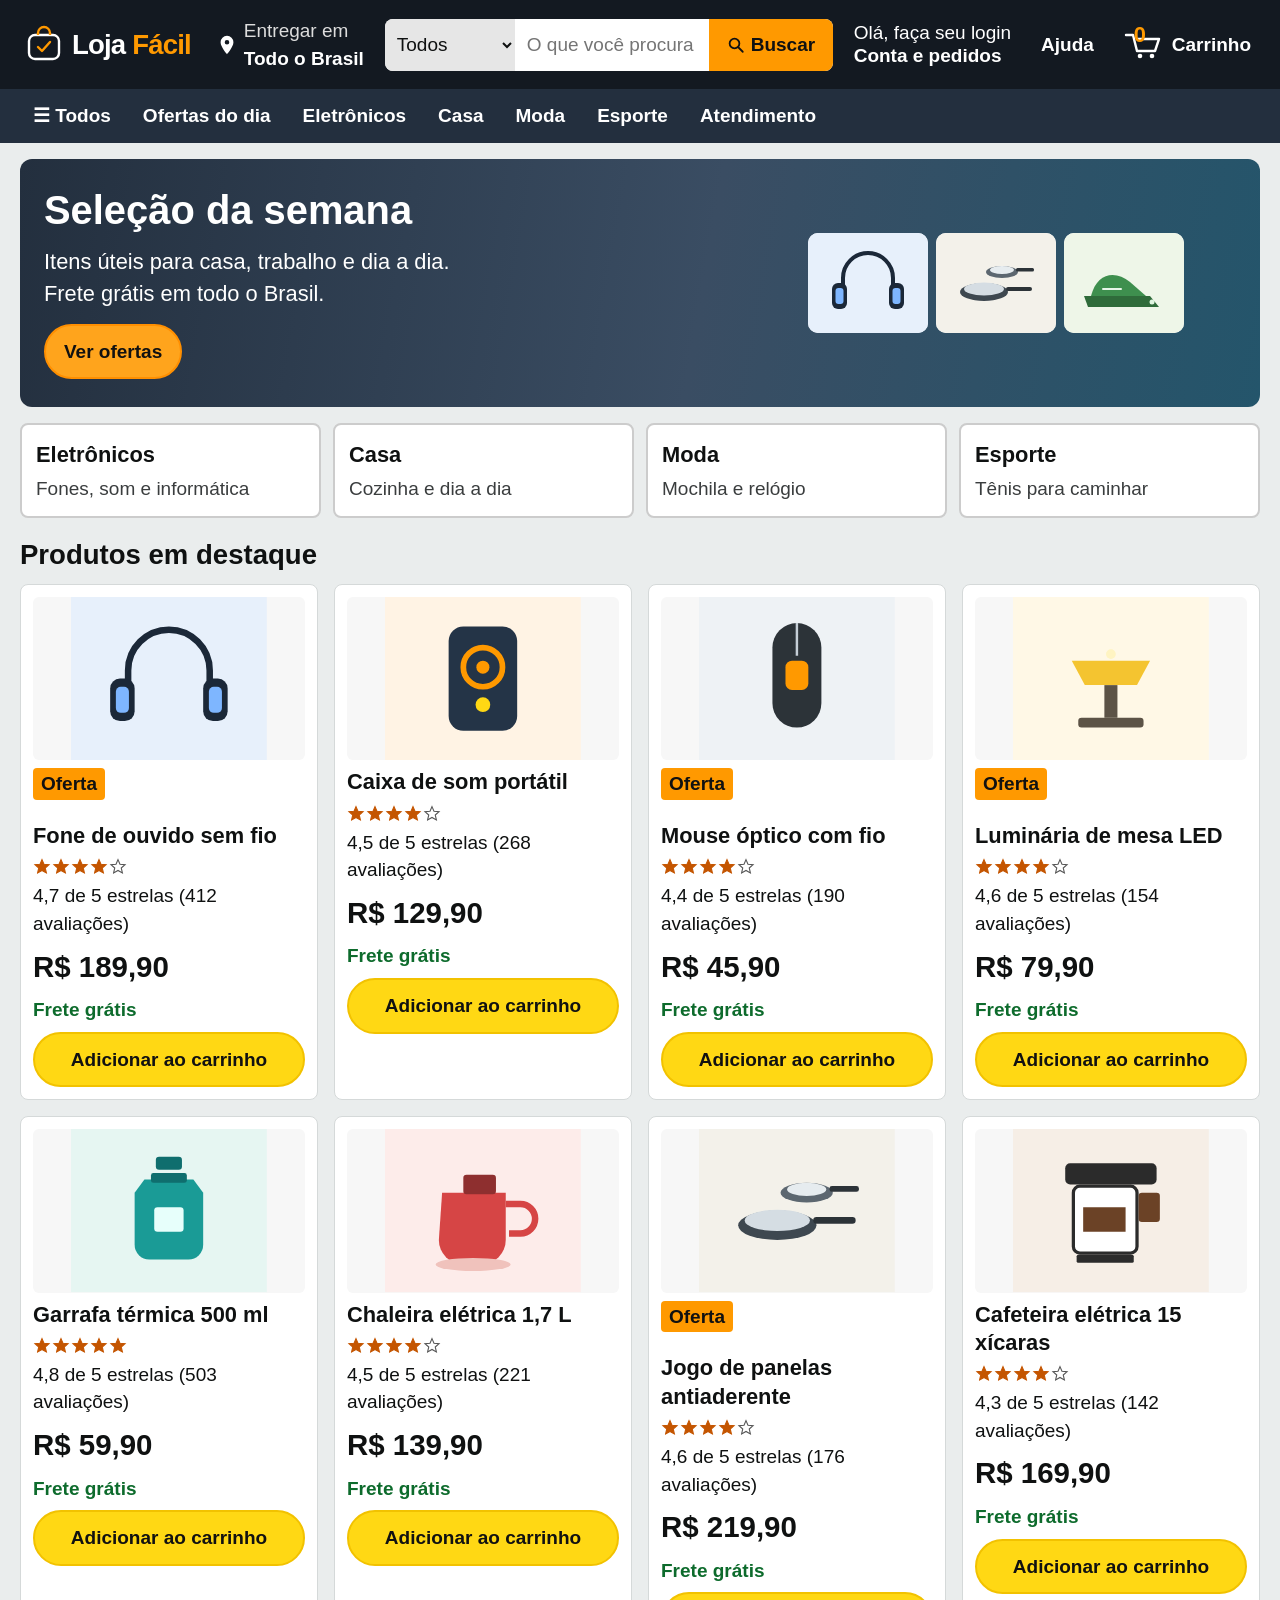
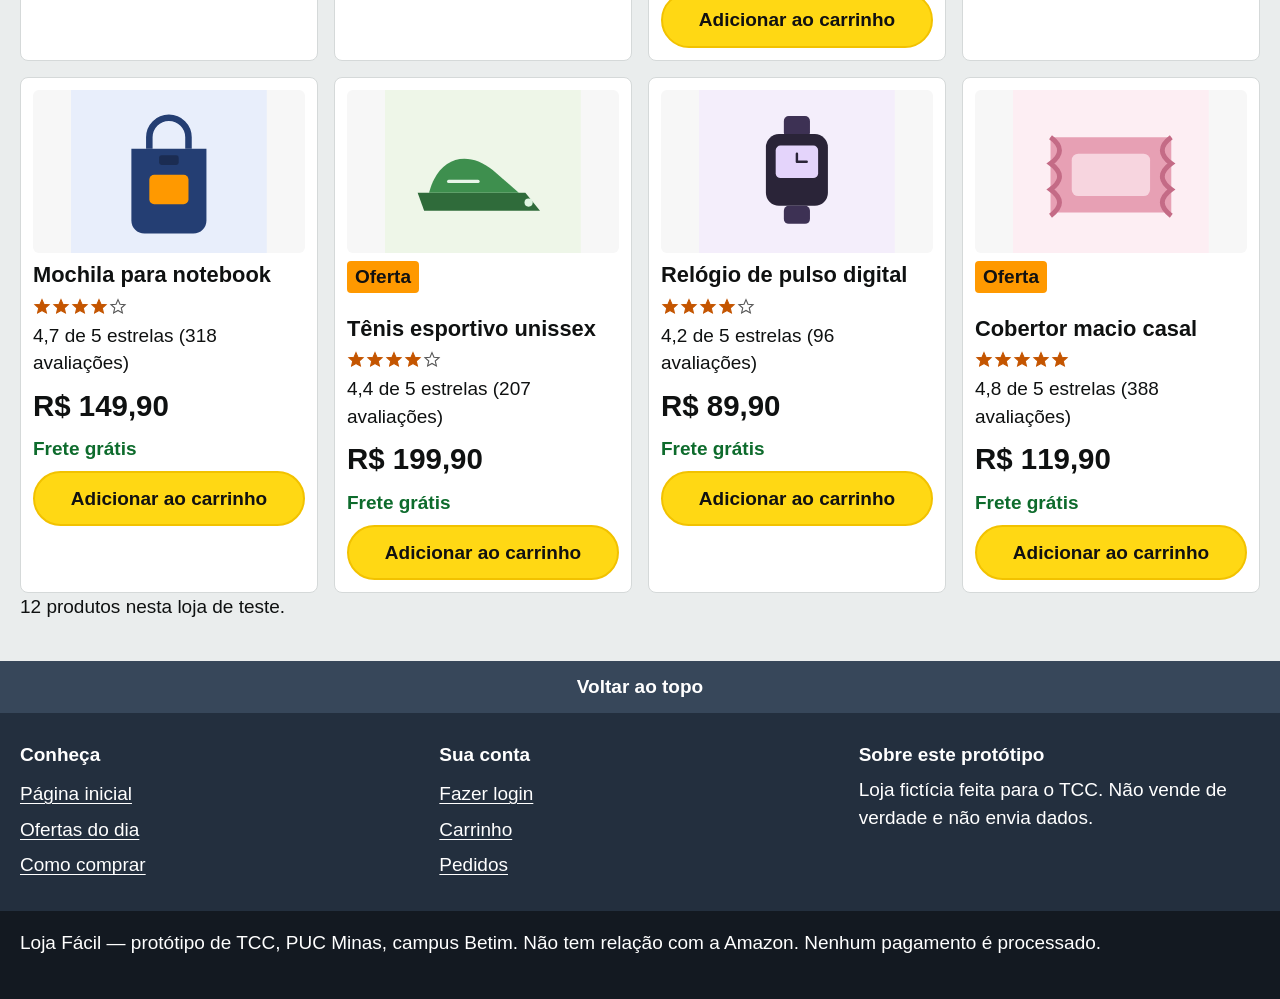
<file: index.html>
<!DOCTYPE html>
<html lang="pt-BR">
<head>
  <meta charset="utf-8">
  <meta name="viewport" content="width=device-width, initial-scale=1">
  <meta name="description" content="Loja Fácil: protótipo de e-commerce para teste de usabilidade. Loja fictícia, sem cobrança.">
  <meta name="theme-color" content="#131921">
  <meta name="robots" content="noindex">
  <title>Loja Fácil</title>
  <link rel="icon" href="favicon.svg" type="image/svg+xml">
  <link rel="stylesheet" href="css/styles.css">
</head>
<body>
  <div id="page">
    <a class="skip" href="#conteudo">Pular para o conteúdo</a>
    <header class="topbar">
      <div class="topbar-inner">
        <a class="logo" href="#/">
          <svg viewBox="0 0 40 40" aria-hidden="true" focusable="false">
            <rect x="5" y="10" width="30" height="24" rx="6" fill="none" stroke="#fff" stroke-width="2.4"/>
            <path d="M14 10 V8 a6 6 0 0 1 12 0 v2" fill="none" stroke="#ff9900" stroke-width="2.4"/>
            <path d="M14 22 l4 4 8-9" fill="none" stroke="#ff9900" stroke-width="2.4" stroke-linecap="round" stroke-linejoin="round"/>
          </svg>
          <span>Loja <span class="facil">Fácil</span></span>
        </a>
        <button class="loc" type="button" data-action="delivery">
          <svg width="22" height="22" viewBox="0 0 24 24" aria-hidden="true" focusable="false">
            <path fill="currentColor" d="M12 2a7 7 0 0 0-7 7c0 5.2 7 13 7 13s7-7.8 7-13a7 7 0 0 0-7-7zm0 9.5a2.5 2.5 0 1 1 0-5 2.5 2.5 0 0 1 0 5z"/>
          </svg>
          <span>
            <span class="loc-small">Entregar em</span>
            <span class="loc-strong">Todo o Brasil</span>
          </span>
        </button>
        <div class="search-wrap">
          <form id="search-form" class="search" role="search" action="#/busca" novalidate>
            <label class="sr-only" for="dept">Departamento</label>
            <select id="dept" aria-label="Departamento">
              <option value="todos">Todos</option>
              <option value="eletronicos">Eletrônicos</option>
              <option value="casa">Casa</option>
              <option value="moda">Moda</option>
              <option value="esporte">Esporte</option>
            </select>
            <label class="sr-only" for="q">Buscar produtos por nome</label>
            <input id="q" name="q" type="text" autocomplete="off" placeholder="O que você procura hoje?" aria-autocomplete="list" aria-controls="suggestions" aria-expanded="false">
            <button type="button" id="clear-q" hidden>Limpar</button>
            <button class="buscar" type="submit">
              <svg width="18" height="18" viewBox="0 0 24 24" aria-hidden="true" focusable="false">
                <circle cx="10" cy="10" r="6.5" fill="none" stroke="#111" stroke-width="2.4"/>
                <path d="M15 15 l6 6" stroke="#111" stroke-width="2.4" stroke-linecap="round"/>
              </svg>
              Buscar
            </button>
          </form>
          <ul id="suggestions" class="suggestions" role="listbox" hidden></ul>
        </div>
        <a class="account" id="account-link" href="#/entrar">
          <span class="hello-long" id="hello-line">Olá, faça seu login</span>
          <span class="hello-strong" id="hello-strong">Conta e pedidos</span>
          <span class="hello-short" id="hello-short">Entrar</span>
        </a>
        <a class="help-link" href="#/ajuda">Ajuda</a>
        <a class="cart-link" id="cart-link" href="#/carrinho" aria-label="Carrinho, 0 itens">
          <span class="cart-icon-wrap">
            <span class="cart-count" id="cart-count">0</span>
            <svg viewBox="0 0 40 32" width="40" height="32" aria-hidden="true" focusable="false">
              <path d="M2 6 h7 l4 16 h18 l4-12 H14" fill="none" stroke="currentColor" stroke-width="2.4" stroke-linejoin="round" stroke-linecap="round"/>
              <circle cx="16" cy="27" r="2.3" fill="currentColor"/>
              <circle cx="28" cy="27" r="2.3" fill="currentColor"/>
            </svg>
          </span>
          <span class="cart-word">Carrinho</span>
        </a>
      </div>
    </header>
    <nav class="subnav" aria-label="Departamentos">
      <div class="subnav-inner">
        <button class="todos-btn" type="button" id="todos-btn" aria-expanded="false" aria-controls="dept-panel">☰ Todos</button>
        <a href="#/ofertas" data-nav="ofertas">Ofertas do dia</a>
        <a href="#/c/eletronicos" data-nav="eletronicos">Eletrônicos</a>
        <a href="#/c/casa" data-nav="casa">Casa</a>
        <a href="#/c/moda" data-nav="moda">Moda</a>
        <a href="#/c/esporte" data-nav="esporte">Esporte</a>
        <a href="#/ajuda" data-nav="ajuda">Atendimento</a>
      </div>
    </nav>
    <div id="dept-panel" class="dept-panel" hidden>
      <div class="dept-inner">
        <p id="dept-label"><strong>Escolha um departamento</strong></p>
        <div class="dept-grid">
          <a href="#/c/eletronicos">Eletrônicos</a>
          <a href="#/c/casa">Casa</a>
          <a href="#/c/moda">Moda</a>
          <a href="#/c/esporte">Esporte</a>
          <a href="#/ofertas">Ofertas do dia</a>
        </div>
      </div>
    </div>
    <div id="toast" class="toast" role="status" aria-live="polite" hidden>
      <p id="toast-text"></p>
      <button type="button" class="btn btn-add btn-small" id="toast-action" hidden>Desfazer</button>
      <button type="button" class="btn btn-ghost btn-small" id="toast-close">Fechar</button>
    </div>
    <main id="conteudo" tabindex="-1"></main>
    <footer>
      <button class="backtop" type="button" data-action="top">Voltar ao topo</button>
      <div class="footer-mid">
        <div class="footer-grid">
          <div>
            <p class="footer-title">Conheça</p>
            <a href="#/">Página inicial</a><br>
            <a href="#/ofertas">Ofertas do dia</a><br>
            <a href="#/ajuda">Como comprar</a>
          </div>
          <div>
            <p class="footer-title">Sua conta</p>
            <a href="#/entrar">Fazer login</a><br>
            <a href="#/carrinho">Carrinho</a><br>
            <a href="#/pedidos">Pedidos</a>
          </div>
          <div>
            <p class="footer-title">Sobre este protótipo</p>
            <p>Loja fictícia feita para o TCC. Não vende de verdade e não envia dados.</p>
          </div>
        </div>
      </div>
      <div class="footer-bottom">
        <div class="footer-bottom-inner">
          <p>Loja Fácil — protótipo de TCC, PUC Minas, campus Betim. Não tem relação com a Amazon. Nenhum pagamento é processado.</p>
        </div>
      </div>
    </footer>
  </div>
  <div id="modal" class="modal" hidden role="dialog" aria-modal="true" aria-labelledby="modal-title">
    <div class="modal-card">
      <h2 id="modal-title"></h2>
      <div id="modal-body"></div>
      <button type="button" class="btn btn-ghost" id="modal-close">Fechar</button>
    </div>
  </div>
  <div id="live" class="sr-only" aria-live="polite"></div>
  <noscript>
    <p>Esta loja precisa de JavaScript para busca, carrinho e pagamento simulado.</p>
  </noscript>
  <script src="js/products.js"></script>
  <script src="js/app.js"></script>
</body>
</html>
</file>
<file: css/styles.css>
:root {
  --header: #131921;
  --subnav: #232f3e;
  --btn: #ffd814;
  --btn-hover: #f7ca00;
  --btn-buy: #ffa41c;
  --btn-buy-hover: #fa8900;
  --accent: #ff9900;
  --bg: #eaeded;
  --text: #0f1111;
  --link: #007185;
  --muted: #3a3d3e;
  --card: #fff;
  --line: #d5d9d9;
  --danger: #8f1d1d;
  --danger-bg: #fff4f4;
  --ok: #0d6b2c;
  --ok-bg: #e8f6ee;
  --warn-bg: #fff8e6;
  --warn-text: #3d2a00;
  --focus: #c45500;
  --max: 1240px;
  --radius: 8px;
  font-size: 118.75%;
}

*,
*::before,
*::after { box-sizing: border-box; }

html { scroll-behavior: smooth; }

body {
  margin: 0;
  font-family: Arial, "Helvetica Neue", "Segoe UI", sans-serif;
  font-size: 1rem;
  line-height: 1.45;
  color: var(--text);
  background: var(--bg);
}

img, svg { max-width: 100%; }

button, input, select, textarea { font: inherit; color: inherit; }

button { cursor: pointer; }

p { margin: 0 0 0.75rem; }

h1 {
  font-size: 2rem;
  line-height: 1.2;
  margin: 0 0 0.6rem;
}

h2 {
  font-size: 1.45rem;
  line-height: 1.25;
  margin: 0 0 0.6rem;
}

a { color: var(--link); text-underline-offset: 3px; }

.sr-only {
  position: absolute;
  width: 1px;
  height: 1px;
  padding: 0;
  margin: -1px;
  overflow: hidden;
  clip: rect(0, 0, 0, 0);
  white-space: nowrap;
  border: 0;
}

:focus { outline: none; }

:focus-visible {
  outline: 3px solid var(--focus);
  outline-offset: 2px;
}

.skip {
  position: absolute;
  left: 12px;
  top: -48px;
  background: #fff;
  color: #000;
  padding: 10px 14px;
  z-index: 100;
  border-radius: 6px;
  font-weight: 700;
}

.skip:focus { top: 12px; }

.topbar { background: var(--header); color: #fff; }

.topbar-inner {
  width: min(var(--max), calc(100% - 24px));
  margin: 0 auto;
  display: flex;
  align-items: center;
  gap: 12px;
  padding: 10px 0;
  flex-wrap: wrap;
}

.logo {
  display: flex;
  align-items: center;
  gap: 8px;
  color: #fff;
  text-decoration: none;
  font-weight: 700;
  font-size: 1.45rem;
  letter-spacing: -0.03em;
  min-height: 48px;
  padding: 4px;
  border-radius: 6px;
}

.logo .facil { color: var(--accent); }

.logo svg { width: 40px; height: 40px; flex: 0 0 auto; }

.loc {
  display: flex;
  align-items: center;
  gap: 6px;
  background: transparent;
  color: #fff;
  border: 1px solid transparent;
  border-radius: 6px;
  text-align: left;
  padding: 6px 8px;
  min-height: 48px;
}

.loc:hover { border-color: #fff; }

.loc-small { display: block; font-size: 1rem; color: #ddd; }

.loc-strong { display: block; font-weight: 700; }

.search-wrap { position: relative; flex: 1 1 280px; min-width: 0; max-width: 100%; }

.search {
  display: flex;
  align-items: stretch;
  background: #fff;
  color: var(--text);
  border-radius: var(--radius);
  min-height: 52px;
  overflow: hidden;
  width: 100%;
  min-width: 0;
}

.search:focus-within { outline: 3px solid var(--accent); outline-offset: 2px; }

.search select,
.search input,
.search button { border: 0; background: transparent; }

.search select {
  background: #e6e6e6;
  padding: 0 8px;
  max-width: 9.5rem;
}

.search input {
  flex: 1 1 0;
  width: 0;
  min-width: 0;
  padding: 0 12px;
  background: #fff;
}

.search input:focus,
.search select:focus { outline: none; }

#clear-q {
  background: #eee;
  font-weight: 700;
  padding: 0 12px;
}

.search .buscar {
  background: var(--accent);
  color: #111;
  font-weight: 700;
  padding: 0 16px;
  min-width: 6.5rem;
  display: inline-flex;
  align-items: center;
  justify-content: center;
  gap: 6px;
}

.search .buscar:focus-visible {
  outline: 3px solid #0f1111;
  outline-offset: -4px;
}

.suggestions {
  position: absolute;
  z-index: 40;
  left: 0;
  right: 0;
  top: calc(100% + 4px);
  background: #fff;
  color: var(--text);
  list-style: none;
  margin: 0;
  padding: 6px;
  border-radius: var(--radius);
  box-shadow: 0 10px 28px rgba(0, 0, 0, 0.22);
}

.suggestions[hidden] { display: none; }

.suggestions button {
  width: 100%;
  text-align: left;
  background: #fff;
  border: 2px solid transparent;
  border-radius: 6px;
  min-height: 52px;
  padding: 8px 10px;
  display: flex;
  flex-direction: column;
  gap: 2px;
}

.suggestions button[aria-selected="true"],
.suggestions button:hover {
  background: #fff8e6;
  border-color: var(--accent);
}

.suggestions .sug-name { font-weight: 700; }

.suggestions .sug-meta { color: var(--muted); }

.account, .help-link, .cart-link {
  color: #fff;
  text-decoration: none;
  min-height: 48px;
  display: flex;
  align-items: center;
  border: 1px solid transparent;
  border-radius: 6px;
  padding: 4px 8px;
}

.account { flex-direction: column; align-items: flex-start; justify-content: center; line-height: 1.2; }

.account:hover, .help-link:hover, .cart-link:hover, .logo:hover { border-color: #fff; }

.hello-strong { font-weight: 700; }

.hello-short { display: none; font-weight: 700; }

.help-link { font-weight: 700; background: transparent; }

.cart-link { gap: 6px; }

.cart-icon-wrap { position: relative; width: 42px; height: 32px; }

.cart-count {
  position: absolute;
  left: 10px;
  top: -10px;
  color: var(--accent);
  font-weight: 700;
  font-size: 1.15rem;
}

.cart-word { font-weight: 700; }

.subnav { background: var(--subnav); color: #fff; max-width: 100%; }

.subnav-inner {
  width: min(var(--max), calc(100% - 24px));
  margin: 0 auto;
  display: flex;
  gap: 6px;
  align-items: center;
  overflow-x: auto;
  padding: 4px 0;
}

.subnav a, .todos-btn {
  color: #fff;
  text-decoration: none;
  background: transparent;
  border: 1px solid transparent;
  border-radius: 4px;
  min-height: 44px;
  padding: 8px 12px;
  white-space: nowrap;
  font-weight: 700;
}

.subnav a:hover, .todos-btn:hover,
.subnav a[aria-current="page"] { border-color: #fff; }

.dept-panel { background: #fff; color: var(--text); border-bottom: 1px solid var(--line); }

.dept-panel[hidden] { display: none; }

.dept-inner {
  width: min(var(--max), calc(100% - 24px));
  margin: 0 auto;
  padding: 16px 0 20px;
}

.dept-grid {
  display: grid;
  grid-template-columns: repeat(auto-fit, minmax(180px, 1fr));
  gap: 12px;
}

.dept-grid a {
  display: flex;
  align-items: center;
  min-height: 56px;
  padding: 12px 16px;
  background: #f7f7f7;
  border: 2px solid #888;
  border-radius: var(--radius);
  color: var(--text);
  text-decoration: none;
  font-weight: 700;
}

.dept-grid a:hover { border-color: var(--accent); background: #fff; }

.toast {
  position: sticky;
  top: 0;
  z-index: 30;
  width: min(var(--max), calc(100% - 24px));
  margin: 12px auto 0;
  background: #0f1111;
  color: #fff;
  border: 3px solid var(--accent);
  border-radius: 10px;
  padding: 12px 14px;
  display: flex;
  flex-wrap: wrap;
  gap: 12px;
  align-items: center;
}

.toast[hidden] { display: none; }

.toast p { margin: 0; flex: 1 1 220px; }

main {
  width: min(var(--max), calc(100% - 24px));
  margin: 16px auto 40px;
}

.hero {
  display: grid;
  gap: 16px;
  background: linear-gradient(100deg, #232f3e 0%, #3a4d63 55%, #24556b 100%);
  color: #fff;
  border-radius: 12px;
  padding: 28px 24px;
  margin-bottom: 16px;
}

.hero h1 { font-size: 2.1rem; max-width: 18ch; }

.hero p { font-size: 1.15rem; max-width: 38ch; }

.hero-art { display: flex; gap: 8px; align-items: end; }

.hero-art svg {
  width: 120px;
  height: 100px;
  background: #fff;
  border-radius: 10px;
}

.tiles {
  display: grid;
  grid-template-columns: repeat(4, 1fr);
  gap: 12px;
  margin-bottom: 20px;
}

.tile {
  background: #fff;
  color: var(--text);
  text-decoration: none;
  border: 2px solid #ccc;
  border-radius: var(--radius);
  min-height: 84px;
  padding: 14px;
  display: flex;
  flex-direction: column;
  justify-content: center;
  gap: 4px;
}

.tile:hover { border-color: var(--accent); }

.tile-name { font-weight: 700; font-size: 1.15rem; }

.tile-desc { color: var(--muted); }

.grid {
  display: grid;
  grid-template-columns: repeat(4, 1fr);
  gap: 16px;
}

.card {
  background: var(--card);
  border: 1px solid var(--line);
  border-radius: var(--radius);
  padding: 12px;
  display: flex;
  flex-direction: column;
  gap: 8px;
}

.card:hover { border-color: #b8b8b8; }

.card-link {
  color: inherit;
  text-decoration: none;
  display: flex;
  flex-direction: column;
  gap: 8px;
  border-radius: 6px;
}

.card-img {
  background: #f7f7f7;
  border-radius: 6px;
  overflow: hidden;
  aspect-ratio: 5 / 3;
  display: grid;
  place-items: center;
}

.card-img svg { display: block; width: auto; height: 100%; max-width: 100%; }

.card-title { font-size: 1.15rem; line-height: 1.3; margin: 0; }

.card-link:hover .card-title { text-decoration: underline; }

.badge {
  display: inline-block;
  background: var(--accent);
  color: #111;
  font-weight: 700;
  border-radius: 4px;
  padding: 2px 8px;
  margin-right: 6px;
}

.rating { display: flex; flex-wrap: wrap; gap: 6px; align-items: center; margin: 0; }

.stars { display: inline-flex; gap: 1px; }

.stars svg { width: 18px; height: 18px; }

.price { font-size: 1.55rem; font-weight: 700; margin: 0; }

.ship { color: var(--ok); font-weight: 700; margin: 0; }

.btn {
  display: inline-flex;
  align-items: center;
  justify-content: center;
  gap: 8px;
  min-height: 52px;
  padding: 12px 18px;
  border-radius: 999px;
  font-weight: 700;
  text-decoration: none;
  border: 2px solid transparent;
  text-align: center;
}

.btn-add {
  background: var(--btn);
  border-color: #f2c200;
  color: #111;
}

.btn-add:hover { background: var(--btn-hover); }

.btn-buy {
  background: var(--btn-buy);
  border-color: #ff8f00;
  color: #111;
}

.btn-buy:hover { background: var(--btn-buy-hover); }

.btn-ghost {
  background: #fff;
  border-color: #111;
  color: #111;
}

.btn-ghost:hover { background: #f3f3f3; }

.btn-add:focus-visible,
.btn-buy:focus-visible {
  outline: 3px solid #0f1111;
  outline-offset: 2px;
}

.btn-block { width: 100%; }

.btn-small { min-height: 44px; padding: 8px 14px; border-radius: 8px; }

.btn-row { display: flex; flex-direction: column; gap: 10px; }

.crumbs { margin: 0 0 12px; }

.crumbs a { font-weight: 700; }

.pdp {
  display: flex;
  flex-direction: column;
  gap: 16px;
  background: #fff;
  border-radius: 12px;
  padding: 16px;
}

.pdp-img { background: #f7f7f7; border-radius: 8px; }

.pdp-img svg { display: block; width: 100%; height: auto; }

.bullets { margin: 0; padding-left: 1.2rem; }

.bullets li { margin: 0.3rem 0; }

.buybox {
  border: 1px solid var(--line);
  border-radius: 12px;
  padding: 16px;
  background: #fff;
}

.stock { color: var(--ok); font-weight: 700; }

.layout {
  display: grid;
  gap: 16px;
}

.panel {
  background: #fff;
  border-radius: 12px;
  padding: 16px;
  border: 1px solid var(--line);
}

.cart-item {
  display: grid;
  grid-template-columns: 120px 1fr;
  gap: 12px;
  padding: 12px 0;
  border-bottom: 1px solid var(--line);
}

.cart-item:last-child { border-bottom: 0; }

.cart-item svg { background: #f7f7f7; border-radius: 8px; }

.qty-line { display: flex; flex-wrap: wrap; gap: 12px; align-items: center; }

.qty-line label { font-weight: 700; }

.qty-line select, .field input, .field select {
  min-height: 52px;
  border: 2px solid #555;
  border-radius: 8px;
  padding: 10px 12px;
  background: #fff;
  width: 100%;
}

.field { display: flex; flex-direction: column; gap: 6px; margin-bottom: 14px; }

.field label { font-weight: 700; }

.hint { color: var(--muted); margin: 0; }

.field.has-error input,
.field.has-error select { border-color: var(--danger); background: var(--danger-bg); }

.error { color: var(--danger); font-weight: 700; margin: 0; }

.banner-error, .notice {
  border-radius: 10px;
  padding: 12px 14px;
  margin: 0 0 14px;
}

.banner-error {
  background: var(--danger-bg);
  border: 2px solid var(--danger);
  color: #3b0a0a;
}

.notice.warn { background: var(--warn-bg); border: 2px solid #8a5a00; color: var(--warn-text); }

.notice.ok { background: var(--ok-bg); border: 2px solid var(--ok); color: #063318; }

.auth-wrap { display: grid; justify-items: center; }

.auth-card {
  width: min(480px, 100%);
  background: #fff;
  border: 1px solid var(--line);
  border-radius: 12px;
  padding: 20px 18px 24px;
}

.steps {
  list-style: none;
  display: flex;
  gap: 8px;
  padding: 0;
  margin: 0 0 16px;
}

.steps li { flex: 1; text-align: center; }

.steps button {
  width: 100%;
  background: transparent;
  border: 0;
  padding: 4px;
  border-radius: 8px;
  color: inherit;
}

.steps button:disabled { cursor: default; }

.bubble {
  width: 40px;
  height: 40px;
  border-radius: 50%;
  display: inline-grid;
  place-items: center;
  background: #e6e6e6;
  color: #222;
  font-weight: 700;
  margin-bottom: 4px;
}

.steps .current .bubble { background: var(--accent); color: #111; }

.steps .done .bubble { background: var(--header); color: #fff; }

.step-label { display: block; font-weight: 700; }

.choice-list { display: grid; gap: 10px; margin-bottom: 14px; }

.choice {
  display: flex;
  align-items: center;
  gap: 12px;
  min-height: 56px;
  border: 2px solid #555;
  border-radius: 10px;
  padding: 10px 12px;
  background: #fff;
  font-weight: 700;
}

.choice:has(input:checked) { border-color: #c45500; background: #fff8e6; }

.choice input { width: 1.3rem; height: 1.3rem; accent-color: #c45500; }

.check {
  display: flex;
  align-items: center;
  gap: 10px;
  font-weight: 700;
  min-height: 48px;
  margin: 8px 0 14px;
}

.check input { width: 1.3rem; height: 1.3rem; accent-color: #c45500; }

.two { display: grid; gap: 12px; }

.confirm { text-align: center; background: #fff; border-radius: 12px; padding: 28px 16px; }

.confirm .bullets { list-style: none; padding: 0; }

.route-focus:focus,
.route-focus:focus-visible { outline: none; }

.check-badge {
  width: 72px;
  height: 72px;
  border-radius: 50%;
  background: var(--ok);
  color: #fff;
  display: inline-grid;
  place-items: center;
  margin-bottom: 8px;
}

.order-number {
  font-size: 1.8rem;
  font-weight: 700;
  letter-spacing: 0.04em;
  background: #fff8e6;
  border: 2px dashed #8a5a00;
  border-radius: 8px;
  display: inline-block;
  padding: 8px 14px;
}

.help-list { padding-left: 1.2rem; }

.help-list li { margin: 0.45rem 0; }

.empty { background: #fff; border-radius: 12px; padding: 24px 16px; }

footer { color: #fff; margin-top: 24px; }

.backtop {
  width: 100%;
  background: #37475a;
  color: #fff;
  border: 0;
  min-height: 52px;
  font-weight: 700;
  font-size: 1rem;
}

.backtop:hover { background: #485769; }

.footer-mid { background: var(--subnav); padding: 28px 0; }

.footer-grid {
  width: min(var(--max), calc(100% - 24px));
  margin: 0 auto;
  display: grid;
  grid-template-columns: repeat(3, 1fr);
  gap: 18px;
}

.footer-title { font-weight: 700; margin: 0 0 8px; }

.footer-mid a { color: #fff; display: inline-block; padding: 4px 0; }

.footer-bottom { background: var(--header); padding: 18px 0 28px; }

.footer-bottom-inner {
  width: min(var(--max), calc(100% - 24px));
  margin: 0 auto;
}

.footer-bottom a { color: #fff; }

.modal {
  position: fixed;
  inset: 0;
  background: rgba(0, 0, 0, 0.62);
  z-index: 80;
  display: grid;
  place-items: center;
  padding: 16px;
}

.modal[hidden] { display: none; }

.modal-card {
  width: min(520px, 100%);
  max-height: min(86vh, 720px);
  overflow: auto;
  background: #fff;
  color: var(--text);
  border-radius: 12px;
  padding: 20px;
}

@media (min-width: 800px) {
  .hero { grid-template-columns: 1.4fr 0.8fr; align-items: center; }
  .pdp { display: grid; grid-template-columns: 1.05fr 1.15fr 0.9fr; align-items: start; }
  .layout { grid-template-columns: 1.5fr 0.8fr; align-items: start; }
  .buybox { position: sticky; top: 12px; }
  .two { grid-template-columns: 1fr 1fr; }
  .btn-row.inline { flex-direction: row; flex-wrap: wrap; }
}

@media (max-width: 1100px) {
  .grid { grid-template-columns: repeat(3, 1fr); }
  .tiles { grid-template-columns: repeat(2, 1fr); }
}

@media (max-width: 860px) {
  .loc, .hello-long, .hello-strong { display: none; }
  .hello-short { display: block; }
  .topbar-inner {
    display: grid;
    grid-template-columns: auto 1fr auto auto;
    column-gap: 8px;
    row-gap: 8px;
    align-items: center;
  }
  .logo { grid-area: 1 / 1; }
  .account { grid-area: 1 / 2; justify-self: end; }
  .help-link { grid-area: 1 / 3; }
  .cart-link { grid-area: 1 / 4; }
  .search-wrap { grid-area: 2 / 1 / 3 / -1; min-width: 0; flex: none; }
  .grid { grid-template-columns: repeat(2, 1fr); }
  .footer-grid { grid-template-columns: 1fr; }
  .hero-art { display: none; }
}

@media (max-width: 640px) {
  :root { font-size: 112.5%; }
  .grid, .tiles { grid-template-columns: 1fr; }
  .cart-word { position: absolute; width: 1px; height: 1px; overflow: hidden; clip: rect(0, 0, 0, 0); }
  .search select { max-width: 5.4rem; }
  .search .buscar { min-width: 0; padding: 0 10px; }
  h1 { font-size: 1.7rem; }
}

@media (max-width: 480px) {
  .topbar-inner { grid-template-columns: minmax(0, 1fr) auto auto; }
  .logo { grid-area: 1 / 1; font-size: 1.2rem; }
  .logo svg { width: 32px; height: 32px; }
  .account { grid-area: 1 / 2; }
  .cart-link { grid-area: 1 / 3; }
  .search-wrap { grid-area: 2 / 1 / 2 / 3; }
  .help-link { grid-area: 2 / 3; align-self: stretch; }
}

@media (prefers-reduced-motion: reduce) {
  html { scroll-behavior: auto; }
  *, *::before, *::after {
    animation: none !important;
    transition: none !important;
  }
}
</file>
